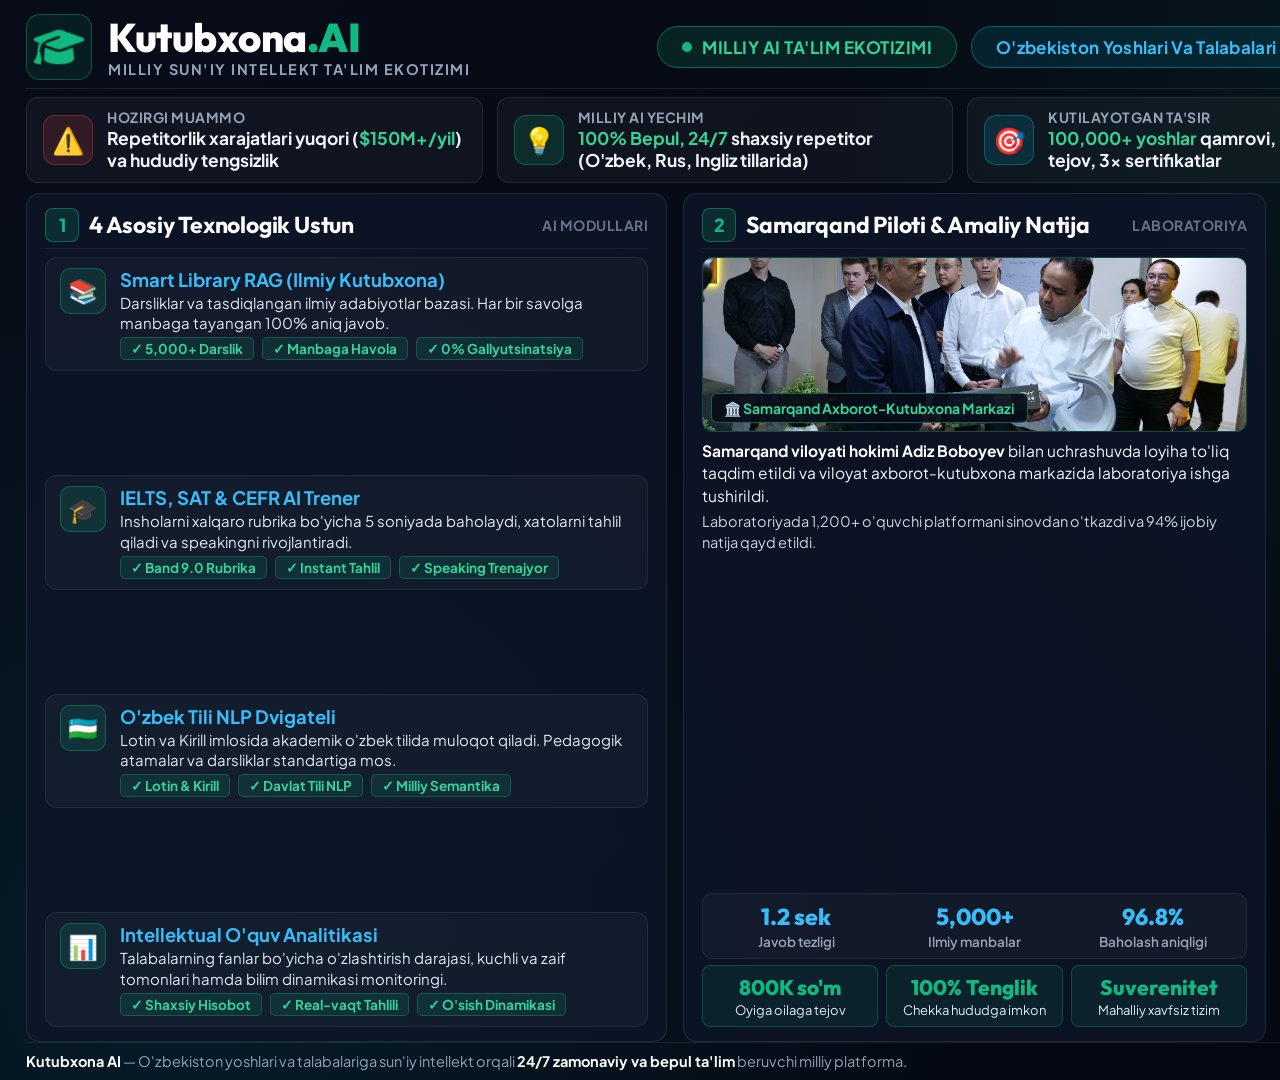
<file: kutubxona_ai_1page_presentation.html>
<!DOCTYPE html>
<html lang="uz">
<head>
<meta charset="UTF-8">
<title>Kutubxona AI — Yagona Strategik Taqdimot Slaydi</title>
<style>
@import url('https://fonts.googleapis.com/css2?family=Outfit:wght@400;500;600;700;800;900&family=Plus+Jakarta+Sans:wght@400;500;600;700;800&display=swap');

@page {
    size: 1920px 1080px;
    margin: 0;
}

* {
    box-sizing: border-box;
    margin: 0;
    padding: 0;
}

html, body {
    width: 1920px;
    height: 1080px;
    max-width: 1920px;
    max-height: 1080px;
    overflow: hidden;
    background-color: #070c18;
    color: #f8fafc;
    font-family: 'Plus Jakarta Sans', -apple-system, BlinkMacSystemFont, sans-serif;
    -webkit-print-color-adjust: exact;
    print-color-adjust: exact;
}

.slide {
    width: 1920px;
    height: 1080px;
    padding: 14px 26px 10px 26px;
    display: flex;
    flex-direction: column;
    justify-content: space-between;
    background: radial-gradient(circle at 90% 10%, rgba(16, 185, 129, 0.12) 0%, transparent 45%),
                radial-gradient(circle at 10% 90%, rgba(6, 182, 212, 0.1) 0%, transparent 40%),
                linear-gradient(135deg, #070c18 0%, #030710 100%);
    position: relative;
    box-sizing: border-box;
}

/* Top Header */
.header {
    display: flex;
    justify-content: space-between;
    align-items: center;
    border-bottom: 1px solid rgba(255, 255, 255, 0.08);
    padding-bottom: 8px;
}

.brand-wrap {
    display: flex;
    align-items: center;
    gap: 16px;
}

.logo-img {
    width: 66px;
    height: 66px;
    object-fit: contain;
    border-radius: 14px;
    background: rgba(16, 185, 129, 0.1);
    border: 1.5px solid rgba(16, 185, 129, 0.35);
    padding: 4px;
}

.brand-title {
    font-family: 'Outfit', sans-serif;
    font-size: 40px;
    font-weight: 800;
    line-height: 1.05;
    color: #ffffff;
    letter-spacing: -0.5px;
}

.brand-title span {
    color: #10b981;
    font-weight: 900;
}

.brand-sub {
    font-size: 14.5px;
    font-weight: 700;
    color: #94a3b8;
    letter-spacing: 1.5px;
    text-transform: uppercase;
    margin-top: 2px;
}

.header-center {
    display: flex;
    align-items: center;
    gap: 14px;
}

.exec-badge {
    background: rgba(16, 185, 129, 0.14);
    border: 1.5px solid rgba(16, 185, 129, 0.45);
    color: #34d399;
    padding: 9px 24px;
    border-radius: 9999px;
    font-size: 17px;
    font-weight: 700;
    letter-spacing: 0.5px;
    text-transform: uppercase;
    display: flex;
    align-items: center;
    gap: 10px;
}

.exec-dot {
    width: 10px;
    height: 10px;
    border-radius: 50%;
    background: #10b981;
}

.target-badge {
    background: rgba(6, 182, 212, 0.12);
    border: 1.5px solid rgba(6, 182, 212, 0.4);
    color: #38bdf8;
    padding: 9px 24px;
    border-radius: 9999px;
    font-size: 17px;
    font-weight: 700;
    letter-spacing: 0.3px;
}

.header-right {
    display: flex;
    align-items: center;
    gap: 16px;
}

.status-pill {
    display: flex;
    align-items: center;
    gap: 10px;
    background: rgba(255, 255, 255, 0.05);
    border: 1.5px solid rgba(255, 255, 255, 0.15);
    padding: 9px 20px;
    border-radius: 10px;
    font-size: 17px;
    font-weight: 600;
    color: #cbd5e1;
}

.pulse-dot {
    width: 10px;
    height: 10px;
    border-radius: 50%;
    background: #10b981;
}

.web-link {
    color: #10b981;
    font-weight: 700;
    text-decoration: none;
}

/* Metrics Strip */
.metrics-strip {
    display: grid;
    grid-template-columns: repeat(4, 1fr);
    gap: 14px;
    margin: 8px 0 10px 0;
}

.metric-box {
    background: rgba(255, 255, 255, 0.04);
    border: 1px solid rgba(255, 255, 255, 0.09);
    border-radius: 12px;
    padding: 10px 16px;
    display: flex;
    align-items: center;
    gap: 14px;
}

.metric-icon {
    width: 50px;
    height: 50px;
    border-radius: 12px;
    display: flex;
    align-items: center;
    justify-content: center;
    font-size: 26px;
    flex-shrink: 0;
}

.icon-red { background: rgba(239, 68, 68, 0.15); border: 1px solid rgba(239, 68, 68, 0.35); }
.icon-green { background: rgba(16, 185, 129, 0.15); border: 1px solid rgba(16, 185, 129, 0.35); }
.icon-cyan { background: rgba(6, 182, 212, 0.15); border: 1px solid rgba(6, 182, 212, 0.35); }
.icon-amber { background: rgba(245, 158, 11, 0.15); border: 1px solid rgba(245, 158, 11, 0.35); }

.metric-content {
    flex: 1;
}

.metric-label {
    font-size: 14px;
    font-weight: 700;
    color: #94a3b8;
    text-transform: uppercase;
    letter-spacing: 0.5px;
}

.metric-value {
    font-size: 17.5px;
    font-weight: 700;
    color: #f1f5f9;
    margin-top: 2px;
    line-height: 1.25;
}

.metric-value strong {
    color: #34d399;
}

/* Main Grid */
.main-grid {
    display: grid;
    grid-template-columns: 1.1fr 1fr 1.05fr;
    gap: 16px;
    flex: 1;
    min-height: 0;
}

.col {
    display: flex;
    flex-direction: column;
    height: 100%;
}

.card {
    background: rgba(15, 23, 42, 0.72);
    border: 1px solid rgba(255, 255, 255, 0.09);
    border-radius: 14px;
    padding: 14px 18px;
    display: flex;
    flex-direction: column;
    height: 100%;
    justify-content: space-between;
}

.card-header {
    display: flex;
    align-items: center;
    gap: 10px;
    margin-bottom: 8px;
    padding-bottom: 6px;
    border-bottom: 1px solid rgba(255, 255, 255, 0.06);
}

.card-badge {
    width: 34px;
    height: 34px;
    border-radius: 8px;
    background: rgba(16, 185, 129, 0.15);
    border: 1.5px solid rgba(16, 185, 129, 0.45);
    color: #10b981;
    display: flex;
    align-items: center;
    justify-content: center;
    font-size: 18px;
    font-weight: 800;
}

.card-title {
    font-family: 'Outfit', sans-serif;
    font-size: 23px;
    font-weight: 700;
    color: #ffffff;
    letter-spacing: -0.2px;
}

.card-subtitle {
    margin-left: auto;
    font-size: 14px;
    font-weight: 700;
    color: #64748b;
    text-transform: uppercase;
    letter-spacing: 0.5px;
}

/* Column 1: Tech Modules */
.modules-container {
    display: flex;
    flex-direction: column;
    gap: 8px;
    flex: 1;
    justify-content: space-between;
}

.module-item {
    background: rgba(255, 255, 255, 0.03);
    border: 1px solid rgba(255, 255, 255, 0.07);
    border-radius: 12px;
    padding: 10px 14px;
    display: flex;
    gap: 14px;
    align-items: flex-start;
}

.module-icon {
    width: 46px;
    height: 46px;
    border-radius: 10px;
    background: rgba(16, 185, 129, 0.14);
    border: 1.5px solid rgba(16, 185, 129, 0.35);
    display: flex;
    align-items: center;
    justify-content: center;
    font-size: 24px;
    flex-shrink: 0;
}

.module-info {
    flex: 1;
}

.module-head {
    font-size: 18.5px;
    font-weight: 700;
    color: #38bdf8;
    margin-bottom: 2px;
}

.module-desc {
    font-size: 15px;
    color: #e2e8f0;
    line-height: 1.35;
    margin-bottom: 4px;
}

.module-tags {
    display: flex;
    gap: 8px;
}

.m-tag {
    background: rgba(16, 185, 129, 0.12);
    border: 1px solid rgba(16, 185, 129, 0.32);
    color: #34d399;
    font-size: 13.5px;
    font-weight: 700;
    padding: 2px 10px;
    border-radius: 5px;
}

/* Column 2: Pilot & Impact */
.pilot-card {
    background: rgba(15, 23, 42, 0.72);
    border: 1px solid rgba(255, 255, 255, 0.09);
    border-radius: 14px;
    padding: 14px 18px;
    display: flex;
    flex-direction: column;
    height: 100%;
    justify-content: space-between;
}

.pilot-img-wrap {
    position: relative;
    width: 100%;
    height: 175px;
    border-radius: 10px;
    overflow: hidden;
    margin-bottom: 8px;
    border: 1.5px solid rgba(16, 185, 129, 0.35);
}

.pilot-img {
    width: 100%;
    height: 100%;
    object-fit: cover;
}

.pilot-tag {
    position: absolute;
    bottom: 8px;
    left: 8px;
    background: rgba(7, 12, 24, 0.92);
    border: 1.5px solid rgba(16, 185, 129, 0.5);
    padding: 5px 12px;
    border-radius: 6px;
    font-size: 14px;
    font-weight: 700;
    color: #34d399;
}

.pilot-text {
    font-size: 15.5px;
    color: #f1f5f9;
    line-height: 1.45;
    margin-bottom: 4px;
}

.pilot-text strong {
    color: #ffffff;
}

.pilot-stats-strip {
    display: grid;
    grid-template-columns: repeat(3, 1fr);
    gap: 8px;
    margin: 6px 0;
    background: rgba(255, 255, 255, 0.03);
    border: 1px solid rgba(255, 255, 255, 0.07);
    border-radius: 10px;
    padding: 8px;
}

.p-stat-box {
    text-align: center;
}

.p-stat-num {
    font-family: 'Outfit', sans-serif;
    font-size: 23px;
    font-weight: 800;
    color: #38bdf8;
}

.p-stat-lbl {
    font-size: 13.5px;
    font-weight: 600;
    color: #94a3b8;
    margin-top: 2px;
}

.impact-grid {
    display: grid;
    grid-template-columns: repeat(3, 1fr);
    gap: 8px;
    margin-top: 4px;
}

.impact-mini {
    background: rgba(16, 185, 129, 0.09);
    border: 1.5px solid rgba(16, 185, 129, 0.28);
    border-radius: 8px;
    padding: 8px 6px;
    text-align: center;
}

.impact-stat {
    font-family: 'Outfit', sans-serif;
    font-size: 21px;
    font-weight: 800;
    color: #10b981;
}

.impact-sub {
    font-size: 13px;
    color: #e2e8f0;
    margin-top: 2px;
    line-height: 1.25;
}

/* Column 3: Roadmap & Team */
.steps-container {
    display: flex;
    flex-direction: column;
    gap: 6px;
    margin-bottom: 6px;
}

.step-item {
    display: flex;
    gap: 12px;
    background: rgba(255, 255, 255, 0.03);
    border: 1px solid rgba(255, 255, 255, 0.07);
    border-radius: 10px;
    padding: 8px 12px;
    align-items: flex-start;
}

.step-num {
    width: 32px;
    height: 32px;
    border-radius: 8px;
    background: rgba(6, 182, 212, 0.15);
    border: 1.5px solid rgba(6, 182, 212, 0.4);
    color: #38bdf8;
    display: flex;
    align-items: center;
    justify-content: center;
    font-size: 16px;
    font-weight: 800;
    flex-shrink: 0;
}

.step-info {
    flex: 1;
}

.step-head-row {
    display: flex;
    justify-content: space-between;
    align-items: center;
    margin-bottom: 2px;
}

.step-head {
    font-size: 16px;
    font-weight: 700;
    color: #f1f5f9;
}

.step-timeline {
    font-size: 12.5px;
    font-weight: 700;
    color: #38bdf8;
    background: rgba(6, 182, 212, 0.14);
    border: 1px solid rgba(6, 182, 212, 0.35);
    padding: 2px 8px;
    border-radius: 4px;
}

.step-desc {
    font-size: 14.5px;
    color: #cbd5e1;
    line-height: 1.35;
}

/* Strategic Guarantees & Integration Grid */
.guarantee-grid {
    display: grid;
    grid-template-columns: repeat(4, 1fr);
    gap: 8px;
    margin-top: 6px;
}

.g-card {
    background: rgba(255, 255, 255, 0.035);
    border: 1px solid rgba(255, 255, 255, 0.08);
    border-radius: 10px;
    padding: 10px 8px 9px 8px;
    text-align: center;
    display: flex;
    flex-direction: column;
    align-items: center;
    justify-content: center;
}

.g-icon {
    font-size: 22px;
    margin-bottom: 5px;
    line-height: 1;
}

.g-name {
    font-size: 13.5px;
    font-weight: 700;
    color: #ffffff;
    line-height: 1.25;
    margin-bottom: 3px;
    white-space: nowrap;
    overflow: hidden;
    text-overflow: ellipsis;
    width: 100%;
}

.g-desc {
    font-size: 11.5px;
    font-weight: 500;
    color: #94a3b8;
    line-height: 1.25;
}

/* Slide Footer */
.footer {
    display: flex;
    justify-content: space-between;
    align-items: center;
    border-top: 1px solid rgba(255, 255, 255, 0.08);
    padding-top: 8px;
    font-size: 14.5px;
    color: #94a3b8;
}

.footer-left strong {
    color: #ffffff;
}

.footer-right {
    display: flex;
    align-items: center;
    gap: 16px;
    color: #cbd5e1;
}

.footer-link {
    color: #10b981;
    font-weight: 700;
    text-decoration: none;
}
</style>
</head>
<body>

<div class="slide">
    <!-- Header -->
    <header class="header">
        <div class="brand-wrap">
            <img src="[data-uri]" alt="Kutubxona AI" class="logo-img">
            <div>
                <div class="brand-title">Kutubxona<span>.AI</span></div>
                <div class="brand-sub">Milliy Sun'iy Intellekt Ta'lim Ekotizimi</div>
            </div>
        </div>

        <div class="header-center">
            <div class="exec-badge">
                <span class="exec-dot"></span>
                Milliy AI Ta'lim Ekotizimi
            </div>
            <div class="target-badge">
                O'zbekiston Yoshlari Va Talabalari Uchun
            </div>
        </div>

        <div class="header-right">
            <div class="status-pill">
                <span class="pulse-dot"></span>
                <span>Ishchi Tizim: <a href="https://www.kutubxona-ai.uz/" class="web-link" target="_blank">www.kutubxona-ai.uz</a></span>
            </div>
        </div>
    </header>

    <!-- Metrics Strip -->
    <div class="metrics-strip">
        <div class="metric-box">
            <div class="metric-icon icon-red">⚠️</div>
            <div class="metric-content">
                <div class="metric-label">Hozirgi Muammo</div>
                <div class="metric-value">Repetitorlik xarajatlari yuqori (<strong>$150M+/yil</strong>) va hududiy tengsizlik</div>
            </div>
        </div>
        <div class="metric-box">
            <div class="metric-icon icon-green">💡</div>
            <div class="metric-content">
                <div class="metric-label">Milliy AI Yechim</div>
                <div class="metric-value"><strong>100% Bepul, 24/7</strong> shaxsiy repetitor (O'zbek, Rus, Ingliz tillarida)</div>
            </div>
        </div>
        <div class="metric-box">
            <div class="metric-icon icon-cyan">🎯</div>
            <div class="metric-content">
                <div class="metric-label">Kutilayotgan Ta'sir</div>
                <div class="metric-value"><strong>100,000+ yoshlar</strong> qamrovi, <strong>$1.5M+</strong> oilaviy tejov, 3x sertifikatlar</div>
            </div>
        </div>
        <div class="metric-box">
            <div class="metric-icon icon-amber">🏛️</div>
            <div class="metric-content">
                <div class="metric-label">Amaliy Natija</div>
                <div class="metric-value">Samarqand viloyati axborot-kutubxona markazida <strong>to'liq sinovdan o'tgan</strong></div>
            </div>
        </div>
    </div>

    <!-- Main Grid -->
    <div class="main-grid">
        <!-- Column 1: Core AI Modules -->
        <div class="col">
            <div class="card">
                <div class="card-header">
                    <div class="card-badge">1</div>
                    <div class="card-title">4 Asosiy Texnologik Ustun</div>
                    <div class="card-subtitle">AI Modullari</div>
                </div>

                <div class="modules-container">
                    <div class="module-item">
                        <div class="module-icon">📚</div>
                        <div class="module-info">
                            <div class="module-head">Smart Library RAG (Ilmiy Kutubxona)</div>
                            <div class="module-desc">Darsliklar va tasdiqlangan ilmiy adabiyotlar bazasi. Har bir savolga manbaga tayangan 100% aniq javob.</div>
                            <div class="module-tags">
                                <span class="m-tag">✓ 5,000+ Darslik</span>
                                <span class="m-tag">✓ Manbaga Havola</span>
                                <span class="m-tag">✓ 0% Gallyutsinatsiya</span>
                            </div>
                        </div>
                    </div>

                    <div class="module-item">
                        <div class="module-icon">🎓</div>
                        <div class="module-info">
                            <div class="module-head">IELTS, SAT & CEFR AI Trener</div>
                            <div class="module-desc">Insholarni xalqaro rubrika bo'yicha 5 soniyada baholaydi, xatolarni tahlil qiladi va speakingni rivojlantiradi.</div>
                            <div class="module-tags">
                                <span class="m-tag">✓ Band 9.0 Rubrika</span>
                                <span class="m-tag">✓ Instant Tahlil</span>
                                <span class="m-tag">✓ Speaking Trenajyor</span>
                            </div>
                        </div>
                    </div>

                    <div class="module-item">
                        <div class="module-icon">🇺🇿</div>
                        <div class="module-info">
                            <div class="module-head">O'zbek Tili NLP Dvigateli</div>
                            <div class="module-desc">Lotin va Kirill imlosida akademik o'zbek tilida muloqot qiladi. Pedagogik atamalar va darsliklar standartiga mos.</div>
                            <div class="module-tags">
                                <span class="m-tag">✓ Lotin & Kirill</span>
                                <span class="m-tag">✓ Davlat Tili NLP</span>
                                <span class="m-tag">✓ Milliy Semantika</span>
                            </div>
                        </div>
                    </div>

                    <div class="module-item">
                        <div class="module-icon">📊</div>
                        <div class="module-info">
                            <div class="module-head">Intellektual O'quv Analitikasi</div>
                            <div class="module-desc">Talabalarning fanlar bo'yicha o'zlashtirish darajasi, kuchli va zaif tomonlari hamda bilim dinamikasi monitoringi.</div>
                            <div class="module-tags">
                                <span class="m-tag">✓ Shaxsiy Hisobot</span>
                                <span class="m-tag">✓ Real-vaqt Tahlili</span>
                                <span class="m-tag">✓ O'sish Dinamikasi</span>
                            </div>
                        </div>
                    </div>
                </div>
            </div>
        </div>

        <!-- Column 2: Regional Pilot & Impact -->
        <div class="col">
            <div class="pilot-card">
                <div>
                    <div class="card-header">
                        <div class="card-badge">2</div>
                        <div class="card-title">Samarqand Piloti & Amaliy Natija</div>
                        <div class="card-subtitle">Laboratoriya</div>
                    </div>

                    <div class="pilot-img-wrap">
                        <img src="[data-uri]" alt="Samarqand viloyati hokimi bilan uchrashuv" class="pilot-img">
                        <div class="pilot-tag">🏛️ Samarqand Axborot-Kutubxona Markazi</div>
                    </div>

                    <div class="pilot-text">
                        <strong>Samarqand viloyati hokimi Adiz Boboyev</strong> bilan uchrashuvda loyiha to'liq taqdim etildi va viloyat axborot-kutubxona markazida laboratoriya ishga tushirildi.
                    </div>
                    <div class="pilot-text" style="color: #cbd5e1; font-size: 14.5px;">
                        Laboratoriyada 1,200+ o'quvchi platformani sinovdan o'tkazdi va 94% ijobiy natija qayd etildi.
                    </div>
                </div>

                <div>
                    <div class="pilot-stats-strip">
                        <div class="p-stat-box">
                            <div class="p-stat-num">1.2 sek</div>
                            <div class="p-stat-lbl">Javob tezligi</div>
                        </div>
                        <div class="p-stat-box">
                            <div class="p-stat-num">5,000+</div>
                            <div class="p-stat-lbl">Ilmiy manbalar</div>
                        </div>
                        <div class="p-stat-box">
                            <div class="p-stat-num">96.8%</div>
                            <div class="p-stat-lbl">Baholash aniqligi</div>
                        </div>
                    </div>

                    <div class="impact-grid">
                        <div class="impact-mini">
                            <div class="impact-stat">800K so'm</div>
                            <div class="impact-sub">Oyiga oilaga tejov</div>
                        </div>
                        <div class="impact-mini">
                            <div class="impact-stat">100% Tenglik</div>
                            <div class="impact-sub">Chekka hududga imkon</div>
                        </div>
                        <div class="impact-mini">
                            <div class="impact-stat">Suverenitet</div>
                            <div class="impact-sub">Mahalliy xavfsiz tizim</div>
                        </div>
                    </div>
                </div>
            </div>
        </div>

        <!-- Column 3: Student Learning Benefits & Platform Statistics -->
        <div class="col">
            <div class="card">
                <div>
                    <div class="card-header">
                        <div class="card-badge">3</div>
                        <div class="card-title">Talabalar Uchun Natijalar & Imkoniyatlar</div>
                        <div class="card-subtitle">O'quv Foydasi</div>
                    </div>

                    <div class="steps-container">
                        <div class="step-item">
                            <div class="step-num">1</div>
                            <div class="step-info">
                                <div class="step-head-row">
                                    <div class="step-head">Exam Score Boost (+1.5 - 2.0 Band)</div>
                                    <div class="step-timeline">+180 SAT ball</div>
                                </div>
                                <div class="step-desc">IELTS, SAT va CEFR imtihonlariga tayyorlanishda o'rtacha 2-3 oyda sezilarli va kafolatlangan natija o'sishi.</div>
                            </div>
                        </div>

                        <div class="step-item">
                            <div class="step-num">2</div>
                            <div class="step-info">
                                <div class="step-head-row">
                                    <div class="step-head">Writing Task Correction & AI Feedback</div>
                                    <div class="step-timeline">5 sekund</div>
                                </div>
                                <div class="step-desc">IELTS Task 1 & 2 insholarini xalqaro rubrika bo'yicha chuqur grammatik, leksik va strukturaviy tahlil qilish.</div>
                            </div>
                        </div>

                        <div class="step-item">
                            <div class="step-num">3</div>
                            <div class="step-info">
                                <div class="step-head-row">
                                    <div class="step-head">Ko'p Tilli Akademik Lug'at & Grammatika</div>
                                    <div class="step-timeline">UZ • EN • RU</div>
                                </div>
                                <div class="step-desc">Ingliz, rus va o'zbek tillarida akademik terminologiya, professional lug'at boyligi va muloqot mashg'ulotlari.</div>
                            </div>
                        </div>

                        <div class="step-item">
                            <div class="step-num">4</div>
                            <div class="step-info">
                                <div class="step-head-row">
                                    <div class="step-head">Interaktiv O'quv Asboblari & 24/7 AI Mentor</div>
                                    <div class="step-timeline">24/7 Yordam</div>
                                </div>
                                <div class="step-desc">Istalgan vaqtda savollarga 100% aniq manbali javob beruvchi va murakkab mavzularni tushuntiruvchi AI yordamchisi.</div>
                            </div>
                        </div>
                    </div>
                </div>

                <div>
                    <div style="font-size: 15px; font-weight: 700; color: #cbd5e1; margin-bottom: 6px; display: flex; justify-content: space-between; align-items: center;">
                        <span style="display: flex; align-items: center; gap: 8px; color: #f1f5f9;">📊 Platforma Samaradorligi & Asosiy Metrikalar</span>
                        <span style="color: #10b981; font-weight: 700; font-size: 12px; background: rgba(16, 185, 129, 0.12); border: 1px solid rgba(16, 185, 129, 0.35); padding: 2px 8px; border-radius: 4px;">STATISTIKA</span>
                    </div>
                    <div class="guarantee-grid">
                        <div class="g-card">
                            <div class="g-icon">⚡</div>
                            <div class="g-name">1.2 sek</div>
                            <div class="g-desc">Instant tahlil va javob tezligi</div>
                        </div>
                        <div class="g-card">
                            <div class="g-icon">🎯</div>
                            <div class="g-name">96.8%</div>
                            <div class="g-desc">Baholash va tavsiya aniqligi</div>
                        </div>
                        <div class="g-card">
                            <div class="g-icon">📈</div>
                            <div class="g-name">3x Tezroq</div>
                            <div class="g-desc">Imtihonlarga intensiv tayyorgarlik</div>
                        </div>
                        <div class="g-card">
                            <div class="g-icon">💎</div>
                            <div class="g-name">100% Bepul</div>
                            <div class="g-desc">Barcha yoshlar uchun teng imkoniyat</div>
                        </div>
                    </div>
                </div>
            </div>
        </div>
    </div>

    <!-- Footer -->
    <footer class="footer">
        <div class="footer-left">
            <strong>Kutubxona AI</strong> — O'zbekiston yoshlari va talabalariga sun'iy intellekt orqali <strong>24/7 zamonaviy va bepul ta'lim</strong> beruvchi milliy platforma.
        </div>
        <div class="footer-right">
            <span>📍 Samarqand / Toshkent</span>
            <span>🌐 <a href="https://www.kutubxona-ai.uz/" class="footer-link" target="_blank">www.kutubxona-ai.uz</a></span>
            <span>© 2026 Smart Library AI Lab</span>
        </div>
    </footer>
</div>

</body>
</html>
</file>
